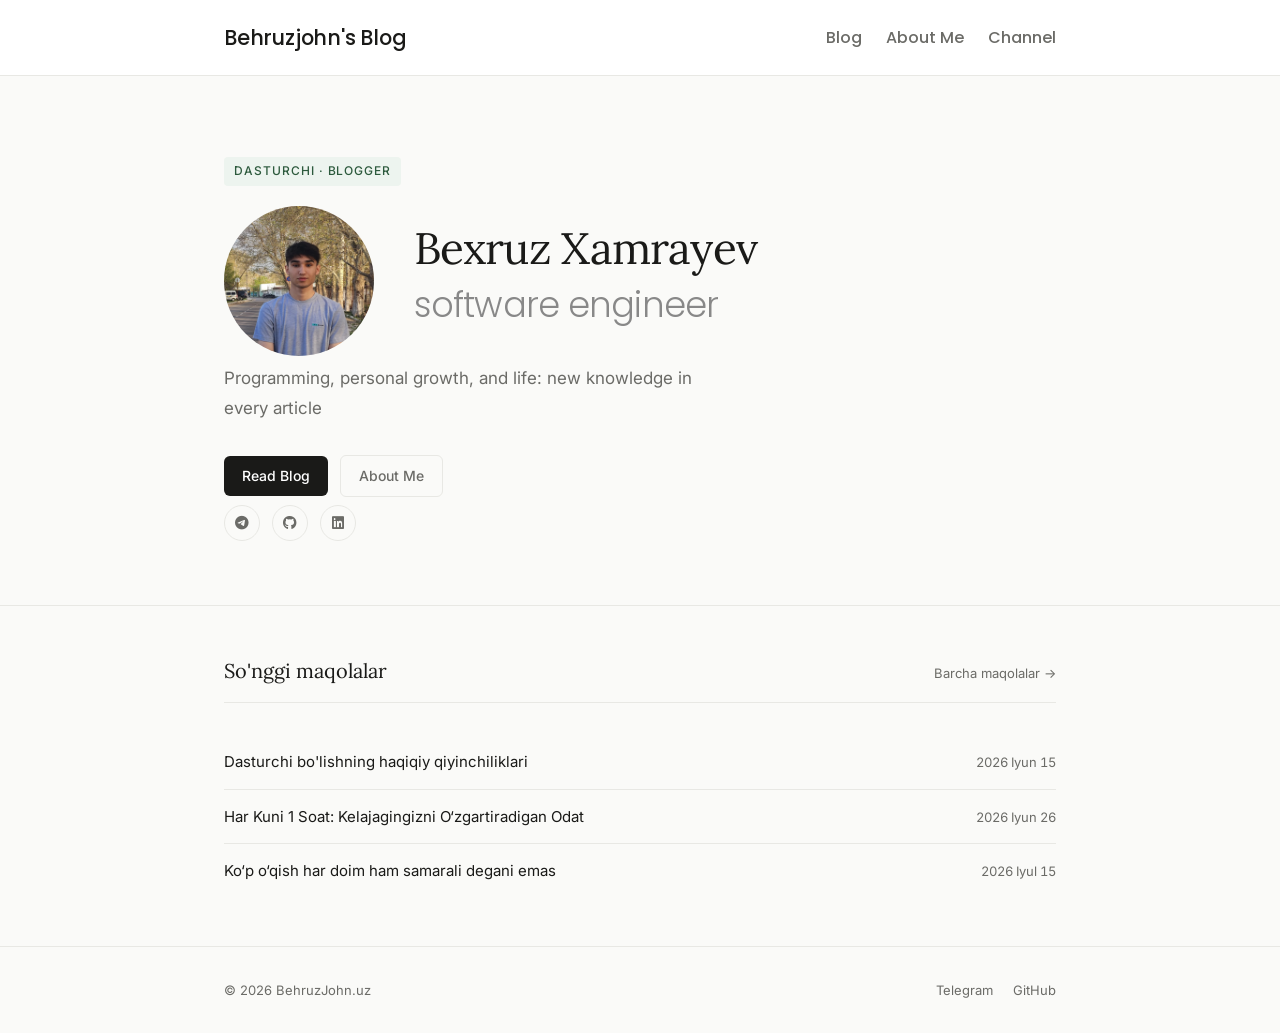
<file: index.html>
<!DOCTYPE html>
<html lang="uz">
<head>
  <meta charset="UTF-8" />
  <meta name="viewport" content="width=device-width, initial-scale=1.0" />
     <meta name="author" content="Bexruz Xamrayev">
    <meta property="og:site_name" content="Behruzjohn's Blog"/>
    <meta name="description" content="I am Bexruz Xamrayev, a Software Engineer.Cyber university of Uzbekistan student.">
  <title>Behruzjohn — Blog</title>
  <link rel="stylesheet" href="css/style.css" />
  <link rel="stylesheet" href="https://cdnjs.cloudflare.com/ajax/libs/font-awesome/6.7.2/css/all.min.css">
</head>
<body>

  <header>
    <div class="container">
      <a href="index.html" class="logo">Behruzjohn's Blog</a>
      <nav>
        <a href="blog.html">Blog</a>
        <a href="about.html">About Me</a>
        <a href="https://t.me/bexruzxamrayew">Channel</a>
      </nav>
      <i class="fa-solid fa-bars" id="menu-btn"></i>
    </div>
  </header>

  <main>
    <section class="hero">
      <div class="container">
        <span class="hero-tag">Dasturchi · Blogger</span>
        <div class="box-flex">
        <div class="picture-avt">
          <img class="img-avatar1" src="./images/avatar.jpg" width="150px" height="150px" alt="">
        </div>
  
        <h1 class="pic-h1">Bexruz Xamrayev<br><span class="h1-span">software engineer</span></h1>
        </div>

        <p>Programming, personal growth, and life: new knowledge in every article</p>
        <div class="hero-links">
          <a href="blog.html" class="btn btn-primary">Read Blog</a>
          <a href="about.html" class="btn btn-ghost">About Me</a>
        </div>
        <div class="socials">
          <a href="https://t.me/bexruzxamrayev" target="_blank" title="Telegram">
            <i class="fa-brands fa-telegram"></i>
          </a>
          <a href="https://github.com/behruzxamrayev" target="_blank" title="GitHub">
            <i class="fa-brands fa-github"></i>
          </a>
          <a href="https://linkedin.com/in/bexruzxamrayew" target="_blank" title="LinkedIn">
            <i class="fa-brands fa-linkedin"></i>
          </a>
        </div>
      </div>
    </section>

    <section class="section">
      <div class="container">
        <div class="section-header">
          <h2 class="section-title">So'nggi maqolalar</h2>
          <a href="blog.html" class="section-link">Barcha maqolalar →</a>
        </div>
        <ul class="post-list">
          <li class="post-item">
            <a href="blog/birinchi-maqola.html">Dasturchi bo'lishning haqiqiy qiyinchiliklari</a>
            <span class="post-date">2026 Iyun 15</span>
          </li>
          <li class="post-item">
            <a href="blog/ikkinchi-maqola.html">Har Kuni 1 Soat: Kelajagingizni O‘zgartiradigan Odat</a>
            <span class="post-date">2026 Iyun 26</span>
          </li>
            <li class="post-item">
            <a href="blog/uchunchi-maqola.html">Ko‘p o‘qish har doim ham samarali degani emas</a>
            <span class="post-date">2026 Iyul 15</span>
          </li>
        </ul>
      </div>
    </section>
  </main>

  <footer>
    <div class="container">
      <p>© 2026 BehruzJohn.uz</p>
      <div style="display:flex; gap:1.25rem;">
        <a href="https://t.me/bexruzxamrayew">Telegram</a>
        <a href="https://github.com/behruzxamrayev">GitHub</a>
      </div>
    </div>
  </footer>


<script>
document.getElementById('menu-btn').addEventListener('click', function() {
  document.querySelector('nav').classList.toggle('active');
});
</script>
</body>
</html>
</file>
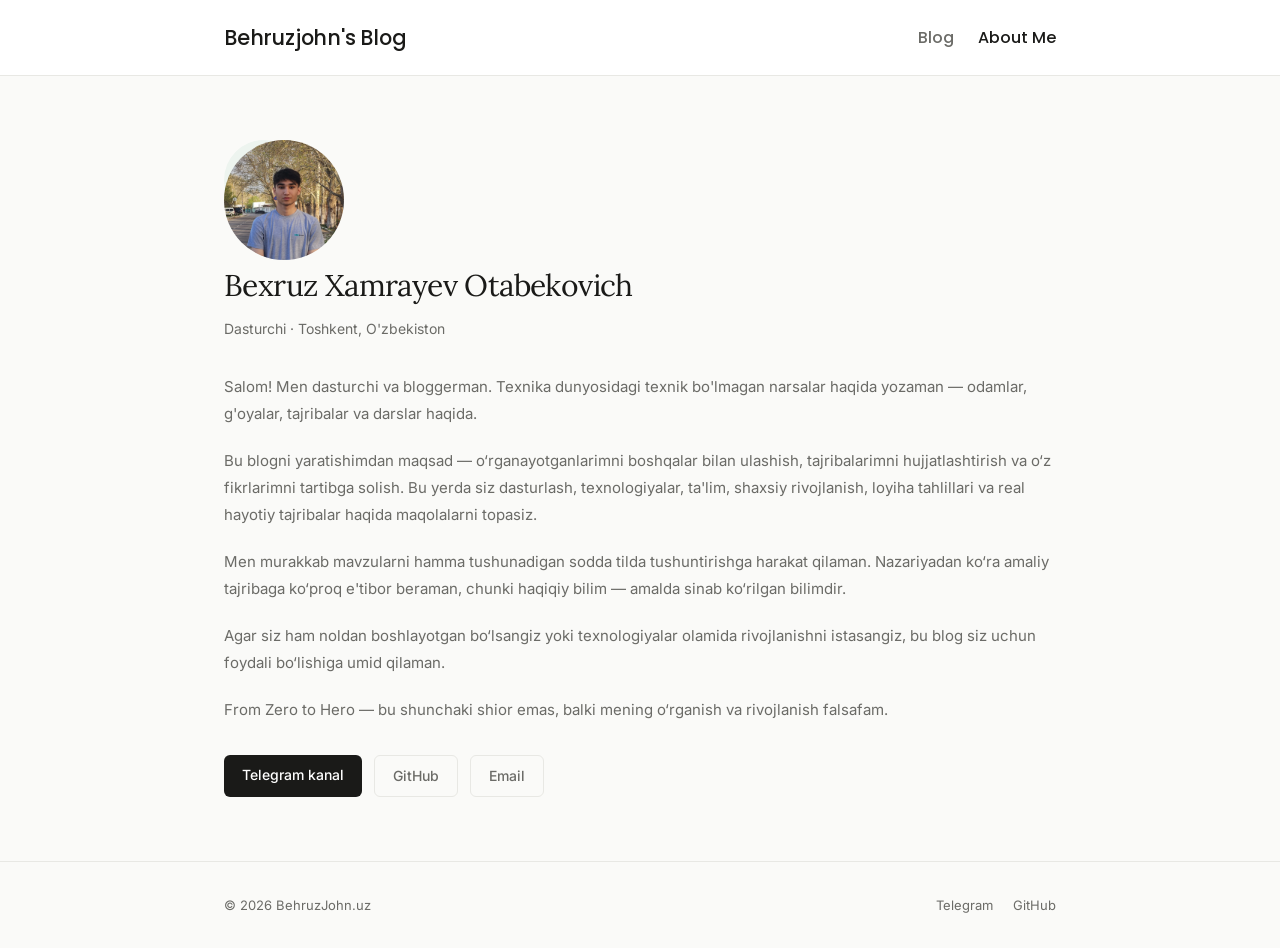
<file: about.html>
<!DOCTYPE html>
<html lang="uz">
<head>
  <meta charset="UTF-8" />
  <meta name="viewport" content="width=device-width, initial-scale=1.0" />
  <meta name="description" content="Men haqimda — kim ekanligim va nima uchun yozaman." />
  <title>Men haqimda — ismingiz.uz</title>
  <link rel="stylesheet" href="css/style.css" />
  <link rel="stylesheet" href="https://cdnjs.cloudflare.com/ajax/libs/font-awesome/6.7.2/css/all.min.css">
</head>
<body>

  <header>
    <div class="container">
     <a href="index.html" class="logo">Behruzjohn's Blog</a>
      <nav>
        <a href="blog.html">Blog</a>
        <a href="about.html" class="active">About Me</a>
      </nav>
       <i class="fa-solid fa-bars" id="menu-btn"></i>
    </div>
  </header>

  <main>
    <div class="container">
      <section class="about-section">

       <div class="navbar-flex">
          <div class="about-avatar" style="margin-bottom: 40px;">
          <img class="img-avatar" src="./images/avatar.jpg" alt="avatar-rasm">
        </div>

        <h1>Bexruz Xamrayev Otabekovich</h1>
        <p class="about-role">Dasturchi · Toshkent, O'zbekiston</p>
       </div>

        <div class="about-body">
          <p>
            Salom! Men dasturchi va bloggerman. Texnika dunyosidagi texnik bo'lmagan narsalar haqida yozaman —
            odamlar, g'oyalar, tajribalar va darslar haqida.
          </p>
          <p>
           Bu blogni yaratishimdan maqsad — o‘rganayotganlarimni boshqalar bilan ulashish, tajribalarimni hujjatlashtirish va o‘z fikrlarimni tartibga solish. Bu yerda siz dasturlash, texnologiyalar, ta'lim, shaxsiy rivojlanish, loyiha tahlillari va real hayotiy tajribalar haqida maqolalarni topasiz.
          </p>
          <p>
            Men murakkab mavzularni hamma tushunadigan sodda tilda tushuntirishga harakat qilaman. Nazariyadan ko‘ra amaliy tajribaga ko‘proq e'tibor beraman, chunki haqiqiy bilim — amalda sinab ko‘rilgan bilimdir.
          </p>
          <p>
            Agar siz ham noldan boshlayotgan bo‘lsangiz yoki texnologiyalar olamida rivojlanishni istasangiz, bu blog siz uchun foydali bo‘lishiga umid qilaman.
          </p>
            <p>
            From Zero to Hero — bu shunchaki shior emas, balki mening o‘rganish va rivojlanish falsafam.
          </p>
          <div style="margin-top: 2rem; display: flex; gap: 0.75rem; flex-wrap: wrap;">
            <a href="https://t.me/bexruzxamrayew" class="btn btn-primary">Telegram kanal</a>
            <a href="https://github.com/behruzxamrayev" class="btn btn-ghost">GitHub</a>
            <a href="bexruzxamrayew@gmail.com" class="btn btn-ghost">Email</a>
          </div>
        </div>

      </section>
    </div>
  </main>

  <footer>
    <div class="container">
      <p>© 2026 BehruzJohn.uz</p>
      <div style="display:flex; gap:1.25rem;">
        <a href="https://t.me/bexruzxamrayew">Telegram</a>
        <a href="https://github.com/behruzxamrayev">GitHub</a>
      </div>
    </div>
  </footer>
<script>
document.getElementById('menu-btn').addEventListener('click', function() {
  document.querySelector('nav').classList.toggle('active');
});
</script>
</body>
</html>
</file>
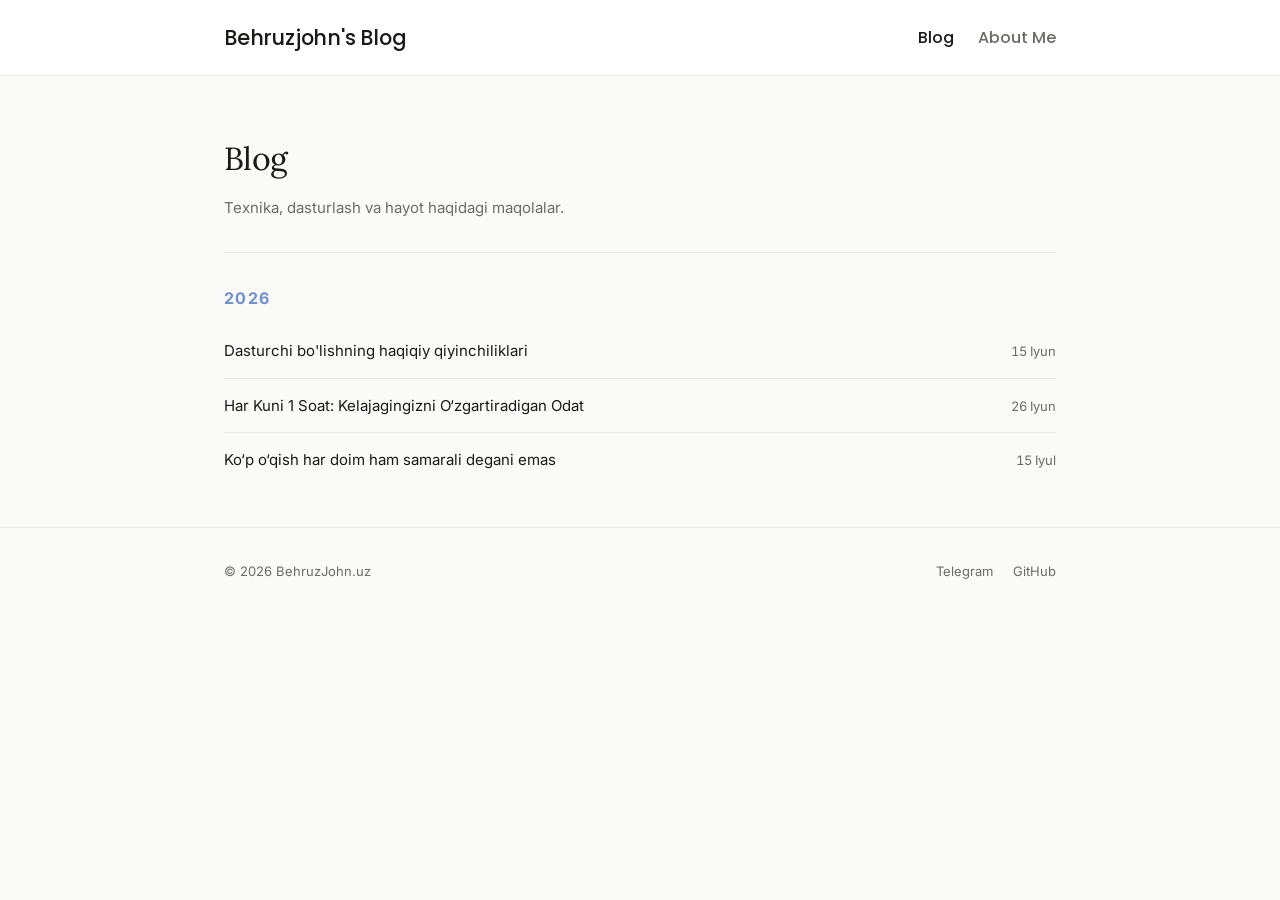
<file: blog.html>
<!DOCTYPE html>
<html lang="uz">
<head>
  <meta charset="UTF-8" />
  <meta name="viewport" content="width=device-width, initial-scale=1.0" />
  <meta name="description" content="Barcha maqolalar — dasturlash, o'sish va hayot haqida." />
  <title>Blog — BehruzJohn.uz</title>
  <link rel="stylesheet" href="css/style.css" />
  <link rel="stylesheet" href="https://cdnjs.cloudflare.com/ajax/libs/font-awesome/6.7.2/css/all.min.css">
  <!-- Google Fonts bilan ulanish (Inter shrifti uchun) -->
<link rel="preconnect" href="https://fonts.googleapis.com">
<link rel="preconnect" href="https://fonts.gstatic.com" crossorigin>
<link href="https://fonts.googleapis.com/css2?family=Inter:wght@300;400;500;600;700&display=swap" rel="stylesheet">
</head>
<body>

  <header>
    <div class="container">
            <a href="index.html" class="logo">Behruzjohn's Blog</a>
      <nav>
        <a href="blog.html" class="active">Blog</a>
        <a href="about.html">About Me</a>
      </nav>
       <i class="fa-solid fa-bars" id="menu-btn"></i>
    </div>
  </header>

  <main>
    <div class="container">

      <div class="page-header">
        <h1>Blog</h1>
        <p>Texnika, dasturlash va hayot haqidagi maqolalar.</p>
      </div>

      <div class="year-group">
        <p class="year-label">2026</p>
        <ul class="post-list">
          <li class="post-item">
            <a href="blog/birinchi-maqola.html">Dasturchi bo'lishning haqiqiy qiyinchiliklari</a>
            <span class="post-date">15 Iyun</span>
          </li>
          <li class="post-item">
            <a href="blog/ikkinchi-maqola.html">Har Kuni 1 Soat: Kelajagingizni O‘zgartiradigan Odat</a>
            <span class="post-date">26 Iyun</span>
          </li>
          <li class="post-item">
            <a href="blog/uchunchi-maqola.html">Ko‘p o‘qish har doim ham samarali degani emas</a>
            <span class="post-date">15 Iyul</span>
          </li>
        </ul>
      </div>

      <!-- <div class="year-group">
        <p class="year-label">2024</p>
        <ul class="post-list">
          <li class="post-item">
            <a href="#">Open source loyihaga qanday hissa qo'shdim</a>
            <span class="post-date">20 Dekabr</span>
          </li>
          <li class="post-item">
            <a href="#">Intervyudan o'tish sirları</a>
            <span class="post-date">3 Noyabr</span>
          </li>
          <li class="post-item">
            <a href="#">Backend vs Frontend: qaysi birini tanlash kerak?</a>
            <span class="post-date">17 Iyun</span>
          </li>
          <li class="post-item">
            <a href="#">Dasturlashni mustaqil o'rganish yo'llari</a>
            <span class="post-date">2 Mart</span>
          </li>
        </ul>
      </div> -->

    </div>
  </main>

  <footer>
    <div class="container">
      <p>© 2026 BehruzJohn.uz</p>
      <div style="display:flex; gap:1.25rem;">
        <a href="https://t.me/bexruzxamrayew">Telegram</a>
        <a href="https://github.com/behruzxamrayev">GitHub</a>
      </div>
    </div>
  </footer>
<script>
document.getElementById('menu-btn').addEventListener('click', function() {
document.querySelector('nav').classList.toggle('active');
  });
</script>
</body>
</html>
</file>
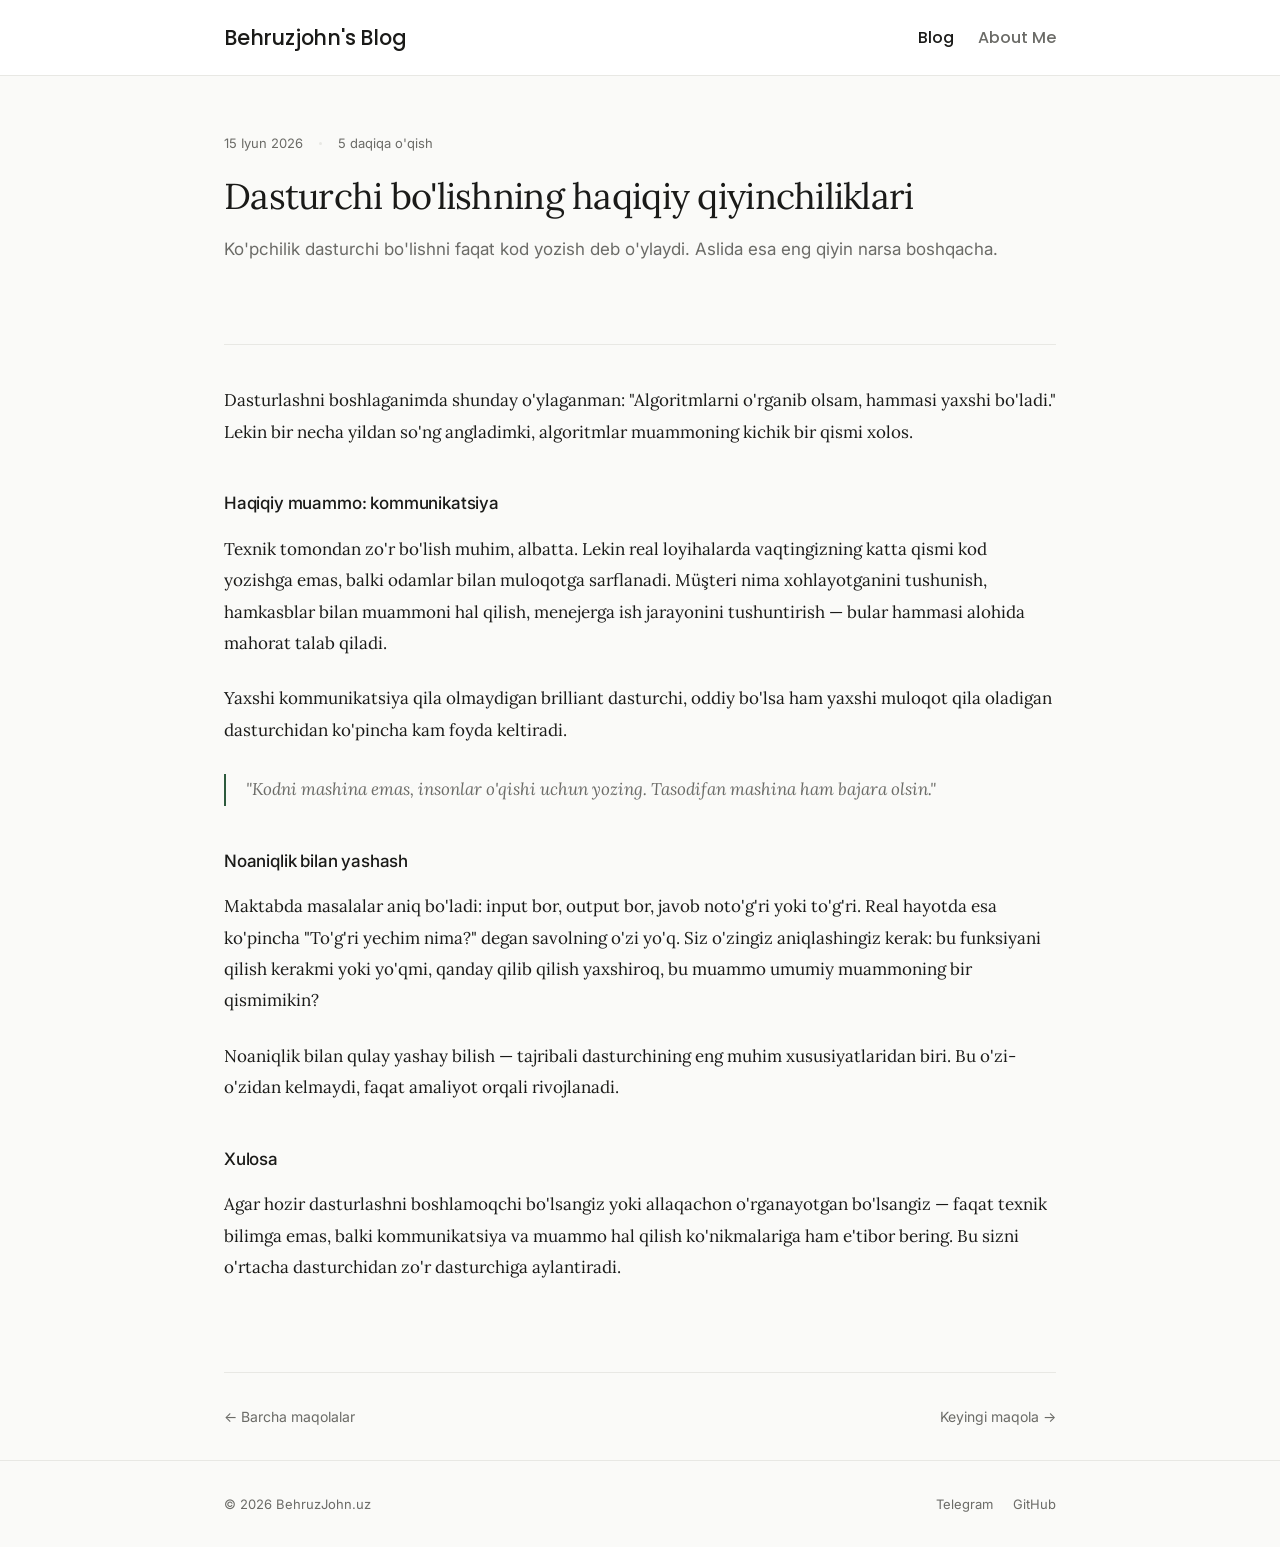
<file: blog/birinchi-maqola.html>
<!DOCTYPE html>
<html lang="uz">
<head>
  <meta charset="UTF-8" />
  <meta name="viewport" content="width=device-width, initial-scale=1.0" />
  <meta name="description" content="Dasturchi bo'lish oson emas. Lekin qiyinchiliklar ko'pincha siz o'ylaganday emas." />
  <title>Dasturchi bo'lishning haqiqiy qiyinchiliklari — BehruzJohn.uz</title>
  <link rel="stylesheet" href="../css/style.css" />
  <link rel="stylesheet" href="https://cdnjs.cloudflare.com/ajax/libs/font-awesome/6.7.2/css/all.min.css">
</head>
<body>

  <header>
    <div class="container">
      <a href="../index.html" class="logo">Behruzjohn's Blog</a>
      <nav>
        <a href="../blog.html" class="active">Blog</a>
        <a href="../about.html">About Me</a>
      </nav>
       <i class="fa-solid fa-bars" id="menu-btn"></i>
    </div>
  </header>

  <main>
    <div class="container">

      <div class="article-header">
        <div class="article-meta">
          <span>15 Iyun 2026</span>
          <span class="dot"></span>
          <span>5 daqiqa o'qish</span>
        </div>
        <h1>Dasturchi bo'lishning haqiqiy qiyinchiliklari</h1>
        <p class="excerpt">
          Ko'pchilik dasturchi bo'lishni faqat kod yozish deb o'ylaydi. Aslida esa eng qiyin narsa boshqacha.
        </p>
      </div>

      <hr class="article-divider" />

      <article class="article-body">

        <p>
          Dasturlashni boshlaganimda shunday o'ylaganman: "Algoritmlarni o'rganib olsam, hammasi yaxshi bo'ladi."
          Lekin bir necha yildan so'ng angladimki, algoritmlar muammoning kichik bir qismi xolos.
        </p>

        <h2>Haqiqiy muammo: kommunikatsiya</h2>

        <p>
          Texnik tomondan zo'r bo'lish muhim, albatta. Lekin real loyihalarda vaqtingizning katta qismi
          kod yozishga emas, balki odamlar bilan muloqotga sarflanadi. Müşteri nima xohlayotganini
          tushunish, hamkasblar bilan muammoni hal qilish, menejerga ish jarayonini tushuntirish —
          bular hammasi alohida mahorat talab qiladi.
        </p>

        <p>
          Yaxshi kommunikatsiya qila olmaydigan brilliant dasturchi, oddiy bo'lsa ham yaxshi
          muloqot qila oladigan dasturchidan ko'pincha kam foyda keltiradi.
        </p>

        <blockquote>
          "Kodni mashina emas, insonlar o'qishi uchun yozing. Tasodifan mashina ham bajara olsin."
        </blockquote>

        <h2>Noaniqlik bilan yashash</h2>

        <p>
          Maktabda masalalar aniq bo'ladi: input bor, output bor, javob noto'g'ri yoki to'g'ri.
          Real hayotda esa ko'pincha "To'g'ri yechim nima?" degan savolning o'zi yo'q.
          Siz o'zingiz aniqlashingiz kerak: bu funksiyani qilish kerakmi yoki yo'qmi,
          qanday qilib qilish yaxshiroq, bu muammo umumiy muammoning bir qismimikin?
        </p>

        <p>
          Noaniqlik bilan qulay yashay bilish — tajribali dasturchining eng muhim xususiyatlaridan biri.
          Bu o'zi-o'zidan kelmaydi, faqat amaliyot orqali rivojlanadi.
        </p>

        <h2>Xulosa</h2>

        <p>
          Agar hozir dasturlashni boshlamoqchi bo'lsangiz yoki allaqachon o'rganayotgan bo'lsangiz —
          faqat texnik bilimga emas, balki kommunikatsiya va muammo hal qilish ko'nikmalariga ham
          e'tibor bering. Bu sizni o'rtacha dasturchidan zo'r dasturchiga aylantiradi.
        </p>

      </article>

      <div style="border-top: 1px solid var(--border); padding: 2rem 0; display: flex; justify-content: space-between; align-items: center;">
        <a href="../blog.html" style="font-size: 0.875rem; color: var(--muted);">← Barcha maqolalar</a>
        <a href="ikkinchi-maqola.html" style="font-size: 0.875rem; color: var(--muted);">Keyingi maqola →</a>
      </div>

    </div>
  </main>

  <footer>
    <div class="container">
      <p>© 2026 BehruzJohn.uz</p>
      <div style="display:flex; gap:1.25rem;">
        <a href="https://t.me/bexruzxamrayew">Telegram</a>
        <a href="https://github.com/behruzxamrayev">GitHub</a>
      </div>
    </div>
  </footer>

</body>
</html>
</file>
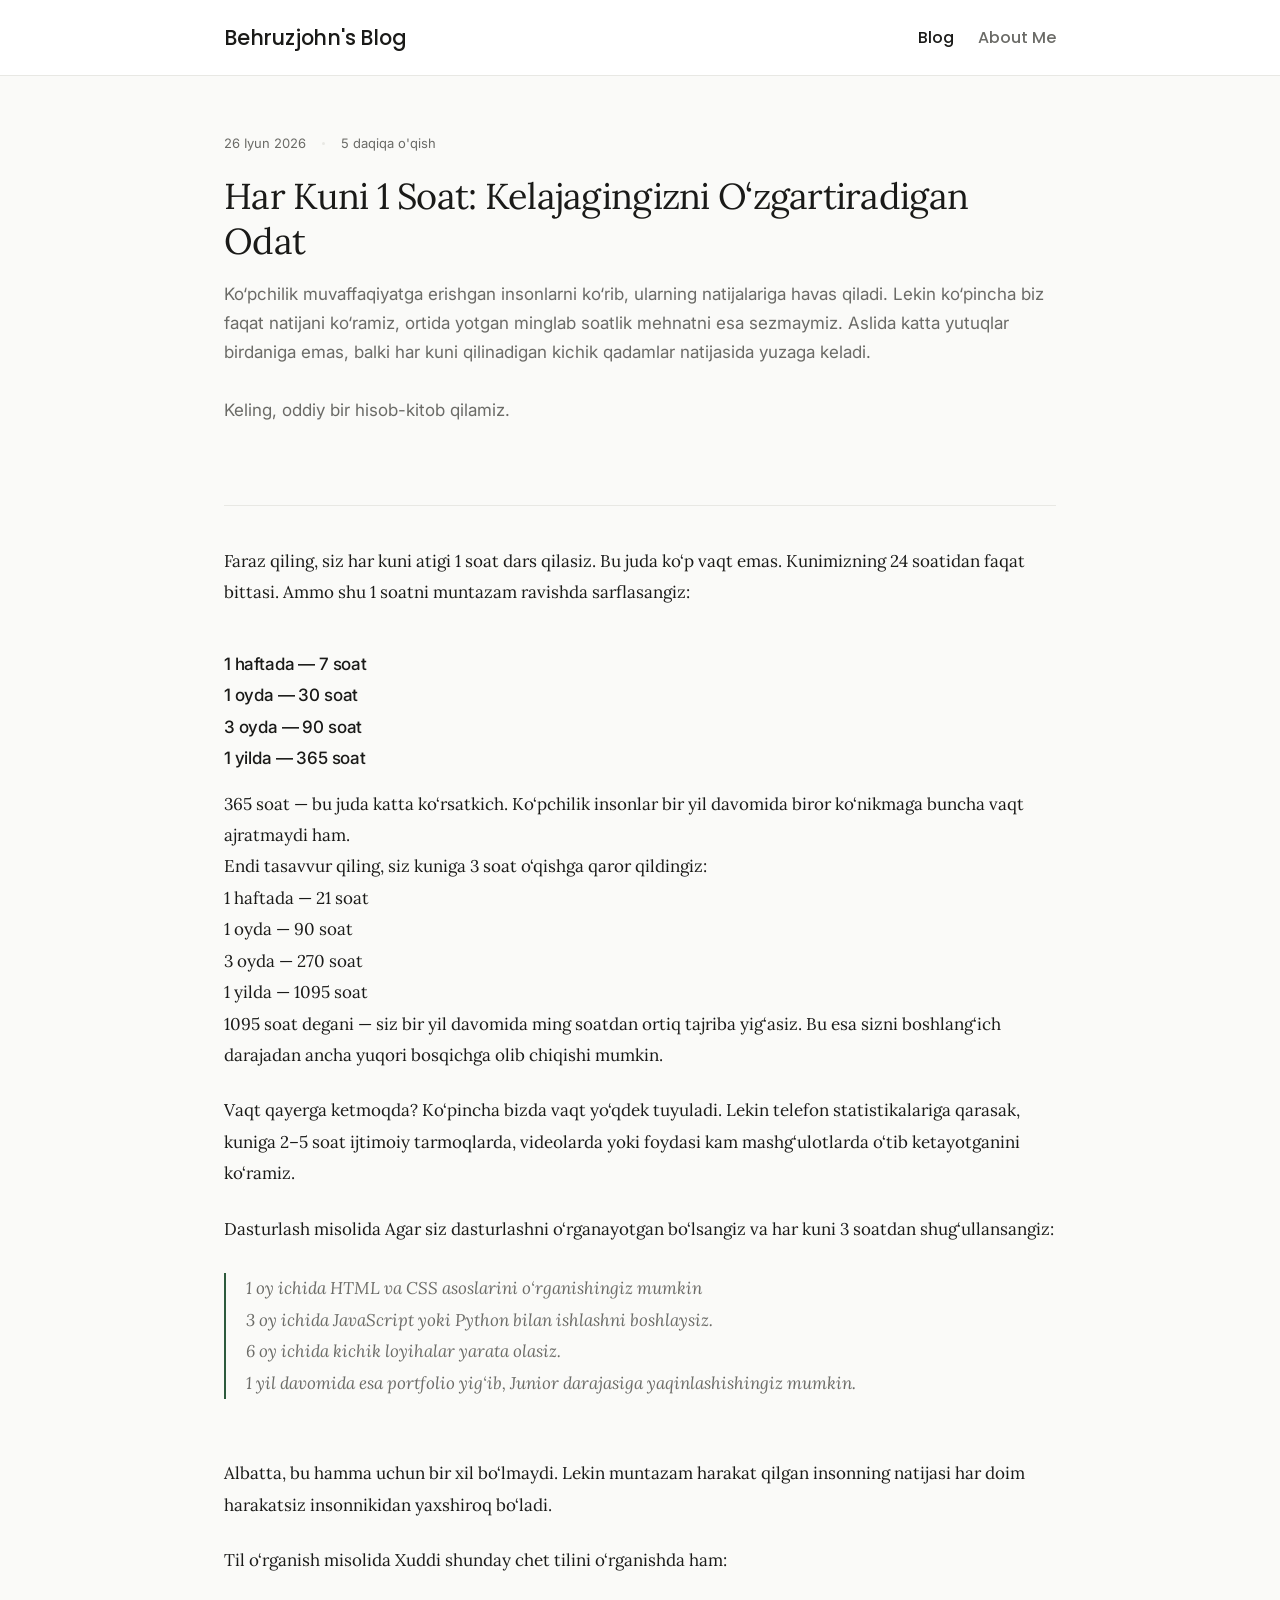
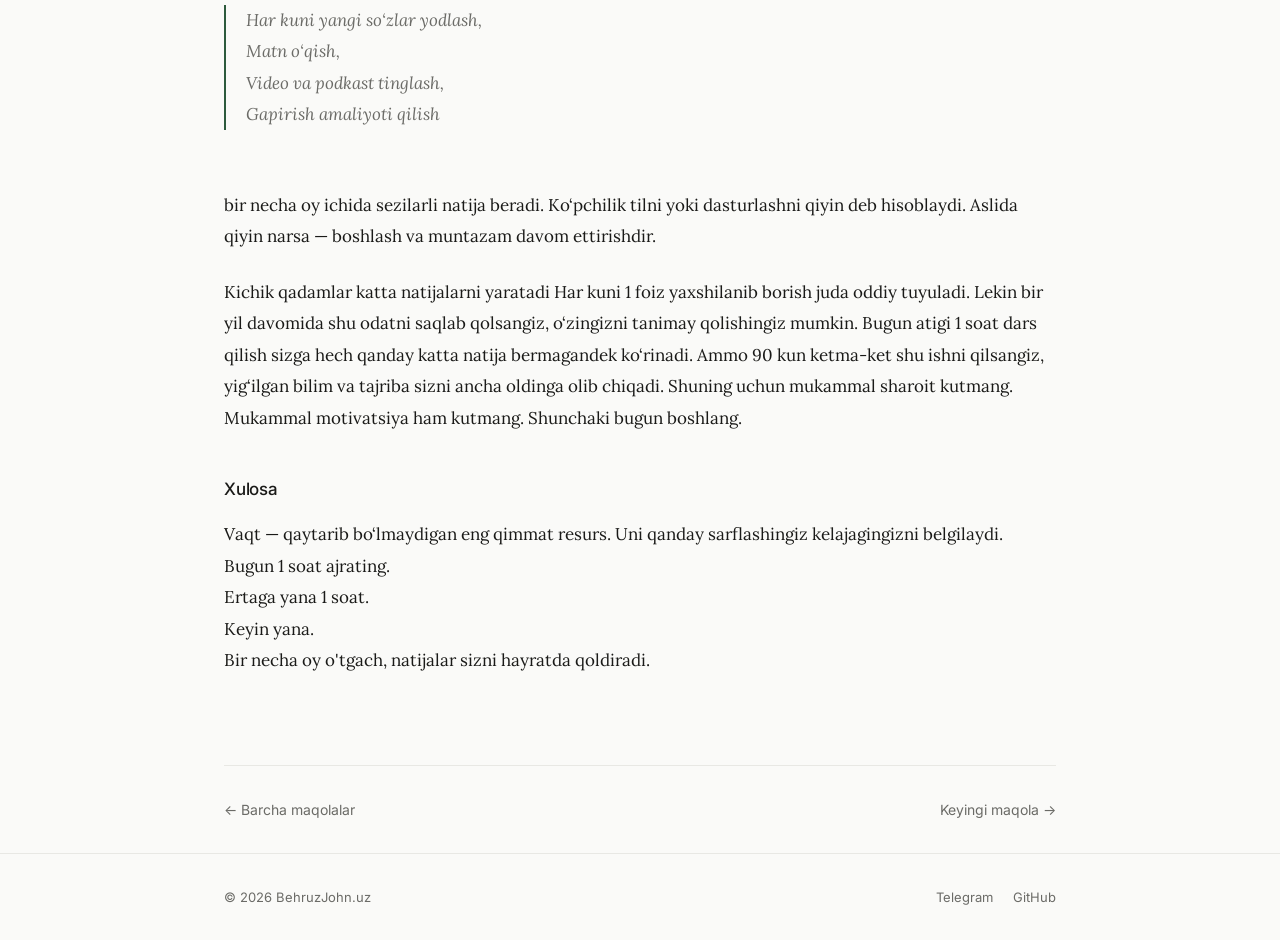
<file: blog/ikkinchi-maqola.html>
<!DOCTYPE html>
<html lang="uz">
<head>
  <meta charset="UTF-8" />
  <meta name="viewport" content="width=device-width, initial-scale=1.0" />
  <meta name="description" content="Dasturchi bo'lish oson emas. Lekin qiyinchiliklar ko'pincha siz o'ylaganday emas." />
  <title>Har Kuni 1 Soat: Kelajagingizni O‘zgartiradigan Odat — BehruzJohn.uz</title>
  <link rel="stylesheet" href="../css/style.css" />
  <link rel="stylesheet" href="https://cdnjs.cloudflare.com/ajax/libs/font-awesome/6.7.2/css/all.min.css">
</head>
<body>

  <header>
    <div class="container">
            <a href="index.html" class="logo">Behruzjohn's Blog</a>
      <nav>
        <a href="../blog.html" class="active">Blog</a>
        <a href="../about.html">About Me</a>
      </nav>
       <i class="fa-solid fa-bars" id="menu-btn"></i>
    </div>
  </header>

  <main>
    <div class="container">

      <div class="article-header">
        <div class="article-meta">
          <span>26 Iyun 2026</span>
          <span class="dot"></span>
          <span>5 daqiqa o'qish</span>
        </div>
        <h1>Har Kuni 1 Soat: Kelajagingizni O‘zgartiradigan Odat</h1>
        <p class="excerpt">
          Ko‘pchilik muvaffaqiyatga erishgan insonlarni ko‘rib, ularning natijalariga havas qiladi. Lekin ko‘pincha biz faqat natijani ko‘ramiz, ortida yotgan minglab soatlik mehnatni esa sezmaymiz. Aslida katta yutuqlar birdaniga emas, balki har kuni qilinadigan kichik qadamlar natijasida yuzaga keladi.
          <br>
          <br>
          Keling, oddiy bir hisob-kitob qilamiz.
        </p>
      </div>

      <hr class="article-divider" />

      <article class="article-body">

        <p>
          Faraz qiling, siz har kuni atigi 1 soat dars qilasiz. Bu juda ko‘p vaqt emas. Kunimizning 24 soatidan faqat bittasi. Ammo shu 1 soatni muntazam ravishda sarflasangiz:
        </p>

        <h2>1 haftada — 7 soat  <br>
            1 oyda — 30 soat <br>
            3 oyda — 90 soat <br>
            1 yilda — 365 soat
        </h2>

        <p>
          365 soat — bu juda katta ko‘rsatkich. Ko‘pchilik insonlar bir yil davomida biror ko‘nikmaga buncha vaqt ajratmaydi ham.
          <br>
          Endi tasavvur qiling, siz kuniga 3 soat o‘qishga qaror qildingiz:
          <br>
          1 haftada — 21 soat <br>
          1 oyda — 90 soat <br>
          3 oyda — 270 soat <br>
          1 yilda — 1095 soat
          <br>
          1095 soat degani — siz bir yil davomida ming soatdan ortiq tajriba yig‘asiz. Bu esa sizni boshlang‘ich darajadan ancha yuqori bosqichga olib chiqishi mumkin.
        </p>

        <p>
          Vaqt qayerga ketmoqda?
          Ko‘pincha bizda vaqt yo‘qdek tuyuladi. Lekin telefon statistikalariga qarasak, kuniga 2–5 soat ijtimoiy tarmoqlarda, videolarda yoki foydasi kam mashg‘ulotlarda o‘tib ketayotganini ko‘ramiz.
        </p>
        <p>
          Dasturlash misolida

      Agar siz dasturlashni o‘rganayotgan bo‘lsangiz va har kuni 3 soatdan shug‘ullansangiz:
      <br>
        <blockquote>
         1 oy ichida HTML va CSS asoslarini o‘rganishingiz mumkin <br>
         3 oy ichida JavaScript yoki Python bilan ishlashni boshlaysiz. <br>
          6 oy ichida kichik loyihalar yarata olasiz. <br>
         1 yil davomida esa portfolio yig‘ib, Junior darajasiga yaqinlashishingiz mumkin.
        </blockquote>
        <br>
        Albatta, bu hamma uchun bir xil bo‘lmaydi. Lekin muntazam harakat qilgan insonning natijasi har doim harakatsiz insonnikidan yaxshiroq bo‘ladi.
        </p>
<!-- ---------------- -->
            <p>
             Til o‘rganish misolida

            Xuddi shunday chet tilini o‘rganishda ham:
      <br>
        <blockquote>
        Har kuni yangi so‘zlar yodlash, <br>
        Matn o‘qish, <br>
       Video va podkast tinglash,<br>
        Gapirish amaliyoti qilish
        </blockquote>
        <br>
      bir necha oy ichida sezilarli natija beradi.

Ko‘pchilik tilni yoki dasturlashni qiyin deb hisoblaydi. Aslida qiyin narsa — boshlash va muntazam davom ettirishdir.
        </p>
        <p>
          Kichik qadamlar katta natijalarni yaratadi

Har kuni 1 foiz yaxshilanib borish juda oddiy tuyuladi. Lekin bir yil davomida shu odatni saqlab qolsangiz, o‘zingizni tanimay qolishingiz mumkin.

Bugun atigi 1 soat dars qilish sizga hech qanday katta natija bermagandek ko‘rinadi. Ammo 90 kun ketma-ket shu ishni qilsangiz, yig‘ilgan bilim va tajriba sizni ancha oldinga olib chiqadi.

Shuning uchun mukammal sharoit kutmang. Mukammal motivatsiya ham kutmang. Shunchaki bugun boshlang.
        </p>
        <h2>Xulosa</h2>

        <p>
         Vaqt — qaytarib bo‘lmaydigan eng qimmat resurs. Uni qanday sarflashingiz kelajagingizni belgilaydi. <br>

Bugun 1 soat ajrating. <br>
Ertaga yana 1 soat. <br>
Keyin yana. <br>

Bir necha oy o'tgach, natijalar sizni hayratda qoldiradi.
        </p>

      </article>

      <div style="border-top: 1px solid var(--border); padding: 2rem 0; display: flex; justify-content: space-between; align-items: center;">
        <a href="../blog.html" style="font-size: 0.875rem; color: var(--muted);">← Barcha maqolalar</a>
        <a href="ikkinchi-maqola.html" style="font-size: 0.875rem; color: var(--muted);">Keyingi maqola →</a>
      </div>

    </div>
  </main>

  <footer>
    <div class="container">
      <p>© 2026 BehruzJohn.uz</p>
      <div style="display:flex; gap:1.25rem;">
        <a href="https://t.me/bexruzxamrayew">Telegram</a>
        <a href="https://github.com/behruzxamrayev">GitHub</a>
      </div>
    </div>
  </footer>

</body>
</html>
</file>
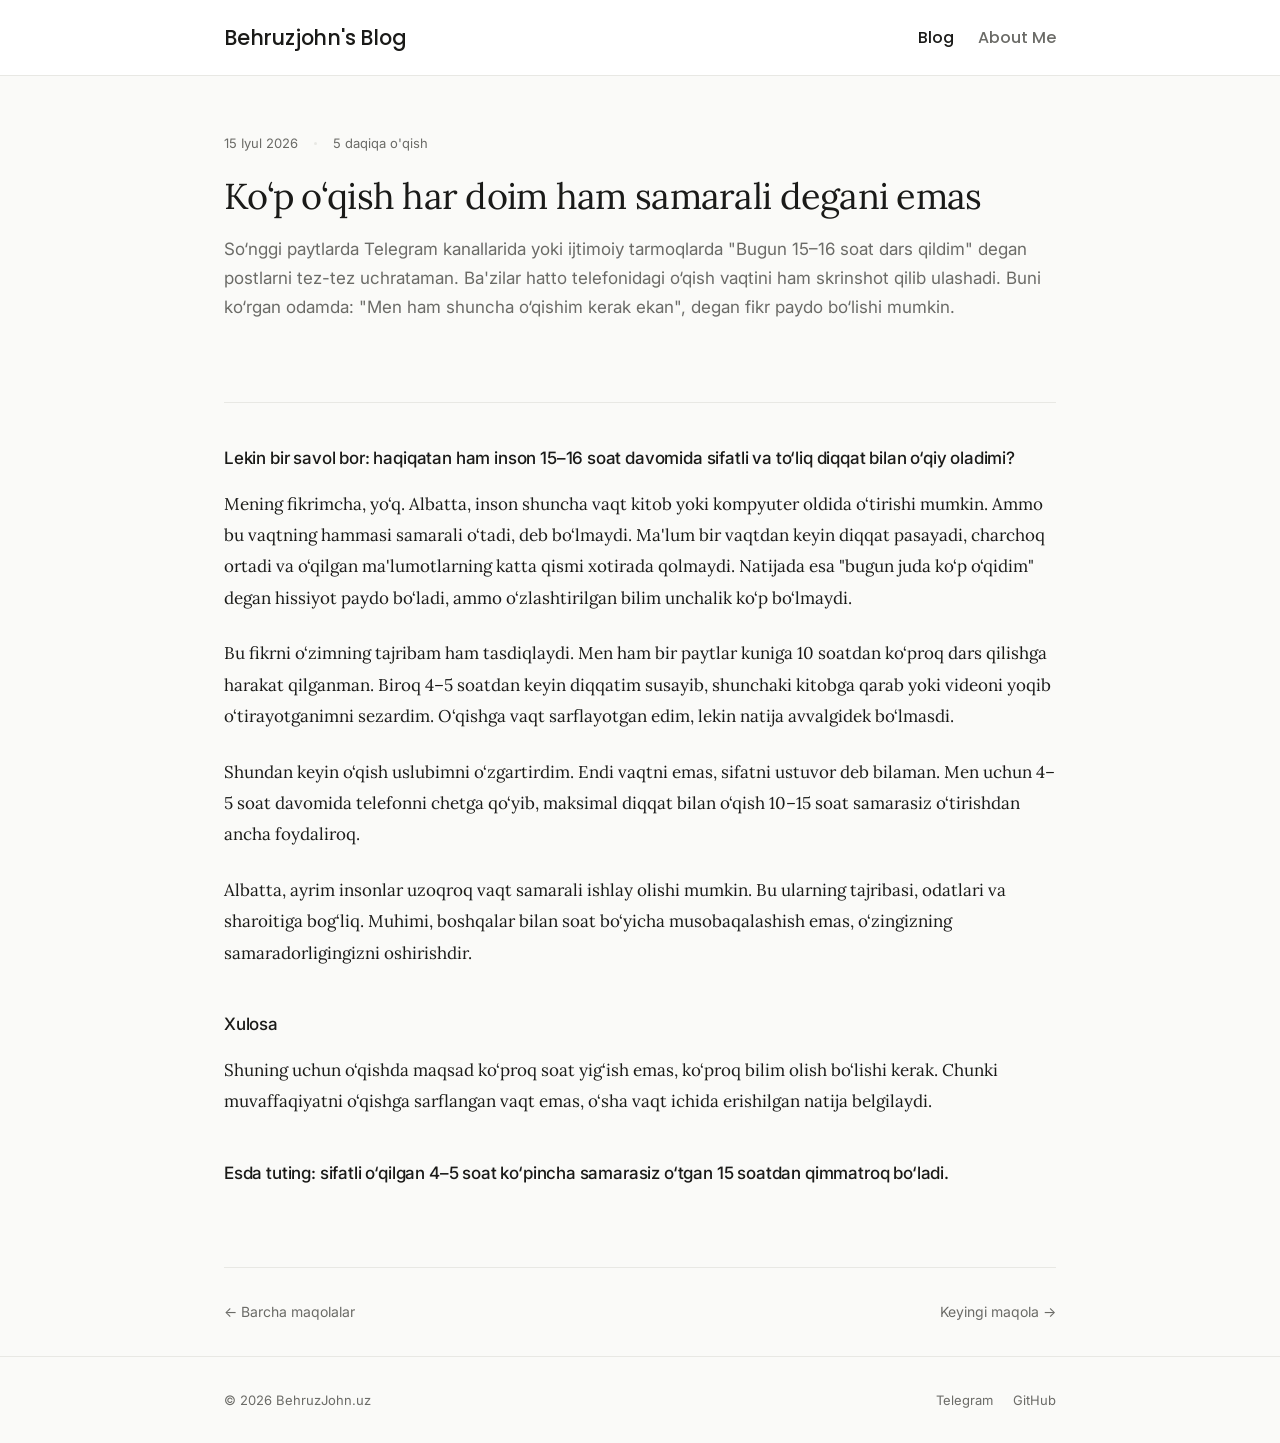
<file: blog/uchunchi-maqola.html>
<!DOCTYPE html>
<html lang="uz">
<head>
  <meta charset="UTF-8" />
  <meta name="viewport" content="width=device-width, initial-scale=1.0" />
  <meta name="description" content="Dasturchi bo'lish oson emas. Lekin qiyinchiliklar ko'pincha siz o'ylaganday emas." />
  <title>Ko‘p o‘qish har doim ham samarali degani emas — BehruzJohn.uz</title>
  <link rel="stylesheet" href="../css/style.css" />
  <link rel="stylesheet" href="https://cdnjs.cloudflare.com/ajax/libs/font-awesome/6.7.2/css/all.min.css">
</head>
<body>

  <header>
    <div class="container">
      <a href="index.html" class="logo">Behruzjohn's Blog</a>
      <nav>
        <a href="../blog.html" class="active">Blog</a>
        <a href="../about.html">About Me</a>
      </nav>
       <i class="fa-solid fa-bars" id="menu-btn"></i>
    </div>
  </header>

  <main>
    <div class="container">

      <div class="article-header">
        <div class="article-meta">
          <span>15 Iyul 2026</span>
          <span class="dot"></span>
          <span>5 daqiqa o'qish</span>
        </div>
        <h1>Ko‘p o‘qish har doim ham samarali degani emas</h1>
        <p class="excerpt">
          So‘nggi paytlarda Telegram kanallarida yoki ijtimoiy tarmoqlarda "Bugun 15–16 soat dars qildim" degan postlarni tez-tez uchrataman. Ba'zilar hatto telefonidagi o‘qish vaqtini ham skrinshot qilib ulashadi. Buni ko‘rgan odamda: "Men ham shuncha o‘qishim kerak ekan", degan fikr paydo bo‘lishi mumkin.
        </p>
      </div>

      <hr class="article-divider" />

      <article class="article-body">

        <h2> Lekin bir savol bor: haqiqatan ham inson 15–16 soat davomida sifatli va to‘liq diqqat bilan o‘qiy oladimi?</h2>

        <p>
  Mening fikrimcha, yo‘q. Albatta, inson shuncha vaqt kitob yoki kompyuter oldida o‘tirishi mumkin. Ammo bu vaqtning hammasi samarali o‘tadi, deb bo‘lmaydi. Ma'lum bir vaqtdan keyin diqqat pasayadi, charchoq ortadi va o‘qilgan ma'lumotlarning katta qismi xotirada qolmaydi. Natijada esa "bugun juda ko‘p o‘qidim" degan hissiyot paydo bo‘ladi, ammo o‘zlashtirilgan bilim unchalik ko‘p bo‘lmaydi.
        </p>

        <p>
         Bu fikrni o‘zimning tajribam ham tasdiqlaydi. Men ham bir paytlar kuniga 10 soatdan ko‘proq dars qilishga harakat qilganman. Biroq 4–5 soatdan keyin diqqatim susayib, shunchaki kitobga qarab yoki videoni yoqib o‘tirayotganimni sezardim. O‘qishga vaqt sarflayotgan edim, lekin natija avvalgidek bo‘lmasdi.
        </p>

        <p>
         Shundan keyin o‘qish uslubimni o‘zgartirdim. Endi vaqtni emas, sifatni ustuvor deb bilaman. Men uchun 4–5 soat davomida telefonni chetga qo‘yib, maksimal diqqat bilan o‘qish 10–15 soat samarasiz o‘tirishdan ancha foydaliroq.
        </p>

        <p>
         Albatta, ayrim insonlar uzoqroq vaqt samarali ishlay olishi mumkin. Bu ularning tajribasi, odatlari va sharoitiga bog‘liq. Muhimi, boshqalar bilan soat bo‘yicha musobaqalashish emas, o‘zingizning samaradorligingizni oshirishdir.
        </p>

        <h2>Xulosa</h2>

        <p>
          Shuning uchun o‘qishda maqsad ko‘proq soat yig‘ish emas, ko‘proq bilim olish bo‘lishi kerak. Chunki muvaffaqiyatni o‘qishga sarflangan vaqt emas, o‘sha vaqt ichida erishilgan natija belgilaydi.
        </p>
      <h2>Esda tuting: sifatli o‘qilgan 4–5 soat ko‘pincha samarasiz o‘tgan 15 soatdan qimmatroq bo‘ladi.</h2>
      </article>

      <div style="border-top: 1px solid var(--border); padding: 2rem 0; display: flex; justify-content: space-between; align-items: center;">
        <a href="../blog.html" style="font-size: 0.875rem; color: var(--muted);">← Barcha maqolalar</a>
        <a href="birinchi-maqola.html" style="font-size: 0.875rem; color: var(--muted);">Keyingi maqola →</a>
      </div>

    </div>
  </main>

  <footer>
    <div class="container">
      <p>© 2026 BehruzJohn.uz</p>
      <div style="display:flex; gap:1.25rem;">
        <a href="https://t.me/bexruzxamrayew">Telegram</a>
        <a href="https://github.com/behruzxamrayev">GitHub</a>
      </div>
    </div>
  </footer>

</body>
</html>
</file>
<file: css/style.css>
@import url('https://fonts.googleapis.com/css2?family=Lora:ital,wght@0,400;0,500;1,400&family=Inter:wght@400;500&display=swap');
@import url('https://fonts.googleapis.com/css2?family=Poppins:ital,wght@0,100;0,200;0,300;0,400;0,500;0,600;0,700;0,800;0,900;1,100;1,200;1,300;1,400;1,500;1,600;1,700;1,800;1,900&display=swap');
*, *::before, *::after { box-sizing: border-box; margin: 0; padding: 0; }

:root {
  --bg: #fafaf8;
  --surface: #ffffff;
  --text: #1a1a18;
  --muted: #6b6b67;
  --border: #e8e8e4;
  --accent: #2d5a3d;
  --accent-light: #edf4ef;
  --font-body: 'Inter', system-ui, sans-serif;
  --font-serif: 'Lora', Georgia, serif;
}

body {
  font-family: var(--font-body);
  background: var(--bg);
  color: var(--text);
  font-size: 16px;
  line-height: 1.7;
  min-height: 100vh;
}

a { color: inherit; text-decoration: none; }
a:hover { color: var(--accent); }

/* ── Layout ── */
.container {
  max-width: 880px;
  margin: 0 auto;
  padding: 0 1.5rem;
}
.img-avatar{
  width: 120px;
  height: 120px;
  border-radius: 50%;
}
.img-avatar1{
  width: 150px;
  height: 150px;
  border-radius: 50%;
}
.about-avatar{
  margin-bottom: 10px;
}
.box-flex{
  display: flex;
  align-items: center;
}
.picture-avt{
  position: relative;
  margin-right: 40px;
}
.h1-span{
  font-size: 35px;
  font-family: 'Poppins', sans-serif;
  font-weight: 300;
  color: #888;
}
.pic-h1{
  font-family: 'Poppins',sans-serif;
  font-weight: 500;
}
/* ── Header / Nav ── */
header {
  border-bottom: 1px solid var(--border);
  padding: 1.25rem 0;
  background: var(--surface);
  position: sticky;
  top: 0;
  z-index: 10;
}

header .container {
  display: flex;
  justify-content: space-between;
  align-items: center;
}

.logo {
  font-family: 'Poppins';
  font-size: 1.3rem;
  font-weight: 500;
  letter-spacing: -0.01em;
}

nav { display: flex; gap: 1.5rem; }

nav a {
  font-size: 1rem;
  font-family: 'Poppins',sans-serif;
  font-weight: 500;
  color: var(--muted);
  transition: color 0.15s;
}

nav a:hover, nav a.active { color: var(--text); }

/* ── Hero (Home) ── */
.hero {
  padding: 5rem 0 4rem;
  border-bottom: 1px solid var(--border);
}

.hero-tag {
  display: inline-block;
  font-size: 0.75rem;
  font-weight: 500;
  letter-spacing: 0.08em;
  text-transform: uppercase;
  color: var(--accent);
  background: var(--accent-light);
  padding: 0.25rem 0.625rem;
  border-radius: 4px;
  margin-bottom: 1.25rem;
}

.hero h1 {
  font-family: var(--font-serif);
  font-size: clamp(2rem, 5vw, 2.75rem);
  font-weight: 400;
  line-height: 1.2;
  letter-spacing: -0.02em;
  margin-bottom: 1.25rem;
}

.hero p {
  font-size: 1.0625rem;
  color: var(--muted);
  max-width: 480px;
  line-height: 1.75;
  margin-bottom: 2rem;
}

.hero-links { display: flex; gap: 0.75rem; align-items: center; flex-wrap: wrap; }

.btn {
  display: inline-block;
  font-size: 0.875rem;
  font-weight: 500;
  padding: 0.5rem 1.125rem;
  border-radius: 6px;
  transition: all 0.15s;
  cursor: pointer;
}

.btn-primary {
  background: var(--text);
  color: #fff;
}

.btn-primary:hover {
  background: var(--accent);
  color: #fff;
}

.btn-ghost {
  color: var(--muted);
  border: 1px solid var(--border);
}

.btn-ghost:hover {
  border-color: var(--text);
  color: var(--text);
}

/* ── Social icons ── */
.socials { display: flex; gap: 0.75rem; margin-top: 0.5rem; }

.socials a {
  width: 36px;
  height: 36px;
  display: grid;
  place-items: center;
  border: 1px solid var(--border);
  border-radius: 50%;
  color: var(--muted);
  transition: all 0.15s;
  font-size: 0.875rem;
}

.socials a:hover { border-color: var(--text); color: var(--text); }

/* ── Section titles ── */
.section { padding: 3rem 0; }

.section-header {
  display: flex;
  justify-content: space-between;
  align-items: baseline;
  margin-bottom: 2rem;
  padding-bottom: 0.875rem;
  border-bottom: 1px solid var(--border);
}

.section-title {
  font-family: var(--font-serif);
  font-size: 1.25rem;
  font-weight: 400;
}

.section-link {
  font-size: 0.8125rem;
  color: var(--muted);
}

.section-link:hover { color: var(--accent); }

/* ── Post list ── */
.post-list { list-style: none; }

.post-item {
  display: flex;
  justify-content: space-between;
  align-items: baseline;
  gap: 1rem;
  padding: 0.875rem 0;
  border-bottom: 1px solid var(--border);
  transition: padding-left 0.15s;
}

.post-item:last-child { border-bottom: none; }
.post-item:hover { padding-left: 0.375rem; }

.post-item a { font-size: 0.9375rem; color: var(--text); }
.post-item a:hover { color: var(--accent); }

.post-date {
  font-size: 0.8125rem;
  color: var(--muted);
  white-space: nowrap;
  font-variant-numeric: tabular-nums;
}

/* ── Blog page ── */
.page-header {
  padding: 3.5rem 0 2rem;
  border-bottom: 1px solid var(--border);
  margin-bottom: 2rem;
}

.page-header h1 {
  font-family: var(--font-serif);
  font-size: 2rem;
  font-weight: 400;
  letter-spacing: -0.02em;
  margin-bottom: 0.5rem;
}

.page-header p { color: var(--muted); font-size: 0.9375rem; }

.year-group { margin-bottom: 2.5rem; }

.year-label {
  font-size: 1rem;
  font-weight: 500;
  letter-spacing: 0.08em;
  text-transform: uppercase;
  color: var(--muted);
  margin-bottom: 0.75rem;
  color: #728FCE;
  font-weight: bold;
}

/* ── Article page ── */
.article-header { padding: 3.5rem 0 2.5rem; }

.article-meta {
  display: flex;
  gap: 1rem;
  align-items: center;
  margin-bottom: 1.25rem;
}

.article-meta span {
  font-size: 0.8125rem;
  color: var(--muted);
}

.article-meta .dot {
  width: 3px;
  height: 3px;
  border-radius: 50%;
  background: var(--border);
  flex-shrink: 0;
}

.article-header h1 {
  font-family: var(--font-serif);
  font-size: clamp(1.625rem, 4vw, 2.25rem);
  font-weight: 400;
  line-height: 1.25;
  letter-spacing: -0.02em;
  margin-bottom: 1rem;
}

.article-header .excerpt {
  font-size: 1.0625rem;
  color: var(--muted);
  line-height: 1.7;
}

.article-divider {
  border: none;
  border-top: 1px solid var(--border);
  margin: 2.5rem 0;
}

/* ── Article body ── */
.article-body {
  font-family: var(--font-serif);
  font-size: 1.0625rem;
  line-height: 1.85;
  color: var(--text);
  padding-bottom: 4rem;
}

.article-body p { margin-bottom: 1.5rem; }

.article-body h2 {
  font-family: var(--font-body);
  font-size: 1.0625rem;
  font-weight: 500;
  margin: 2.5rem 0 0.875rem;
  letter-spacing: -0.01em;
}

.article-body blockquote {
  border-left: 2px solid var(--accent);
  padding-left: 1.25rem;
  margin: 1.75rem 0;
  color: var(--muted);
  font-style: italic;
}

.article-body a { color: var(--accent); text-decoration: underline; text-underline-offset: 3px; }

/* ── Footer ── */
footer {
  border-top: 1px solid var(--border);
  padding: 2rem 0;
  margin-top: auto;
}

footer .container {
  display: flex;
  justify-content: space-between;
  align-items: center;
  flex-wrap: wrap;
  gap: 1rem;
}

footer p { font-size: 0.8125rem; color: var(--muted); }
footer a { font-size: 0.8125rem; color: var(--muted); }
footer a:hover { color: var(--text); }

/* ── About page ── */
.about-section { padding: 4rem 0; }

.about-avatar {
  width: 80px;
  height: 80px;
  border-radius: 50%;
  background: var(--accent-light);
  display: grid;
  place-items: center;
  font-family: var(--font-serif);
  font-size: 1.75rem;
  color: var(--accent);
  margin-bottom: 1.75rem;
  font-style: italic;
}

.about-section h1 {
  font-family: var(--font-serif);
  font-size: 1.875rem;
  font-weight: 400;
  letter-spacing: -0.02em;
  margin-bottom: 0.375rem;
}

.about-role {
  font-size: 0.875rem;
  color: var(--muted);
  margin-bottom: 2rem;
}

.about-body p {
  color: var(--muted);
  margin-bottom: 1.25rem;
  font-size: 0.9375rem;
  line-height: 1.8;
}
#menu-btn { display: none; cursor: pointer; font-size: 24px; }

nav.active {
    display: flex;
  }
.about-body p:last-child { margin-bottom: 0; }

/* ── Responsive ── */
@media (max-width: 540px) {
  .box-flex{
    display: inline-block;
  }
  .img-avatar1{
    width: 130px;
    height: 130px;
  }
  .h1-span{
    font-size: 25px;
  }
  .hero p{
    font-size: 16px;
  }
  .logo{
    font-size: 19px;
  }
  #menu-btn { display: block; } /* Ikonka paydo bo'ladi */
  
   nav{ 
    display: none; /* Menyu yashirinadi */
    flex-direction: column;
    position: absolute;
    top: 70px;
    left: 0; 
    width: 100%; 
    background: #fff;
    color: #333;
    text-align: center;
    transition: all 0.5s ease;
  }
  
  /* Ikonka bosilganda menyuni ko'rsatish */
  nav.active { 
    display: flex; 
  }
  .hero { padding: 3.5rem 0 3rem; }
  .hero-links { flex-direction: column; align-items: flex-start; }
  .section-header { flex-direction: column; gap: 0.5rem; }
  footer .container { flex-direction: column; text-align: center; }
}
</file>
